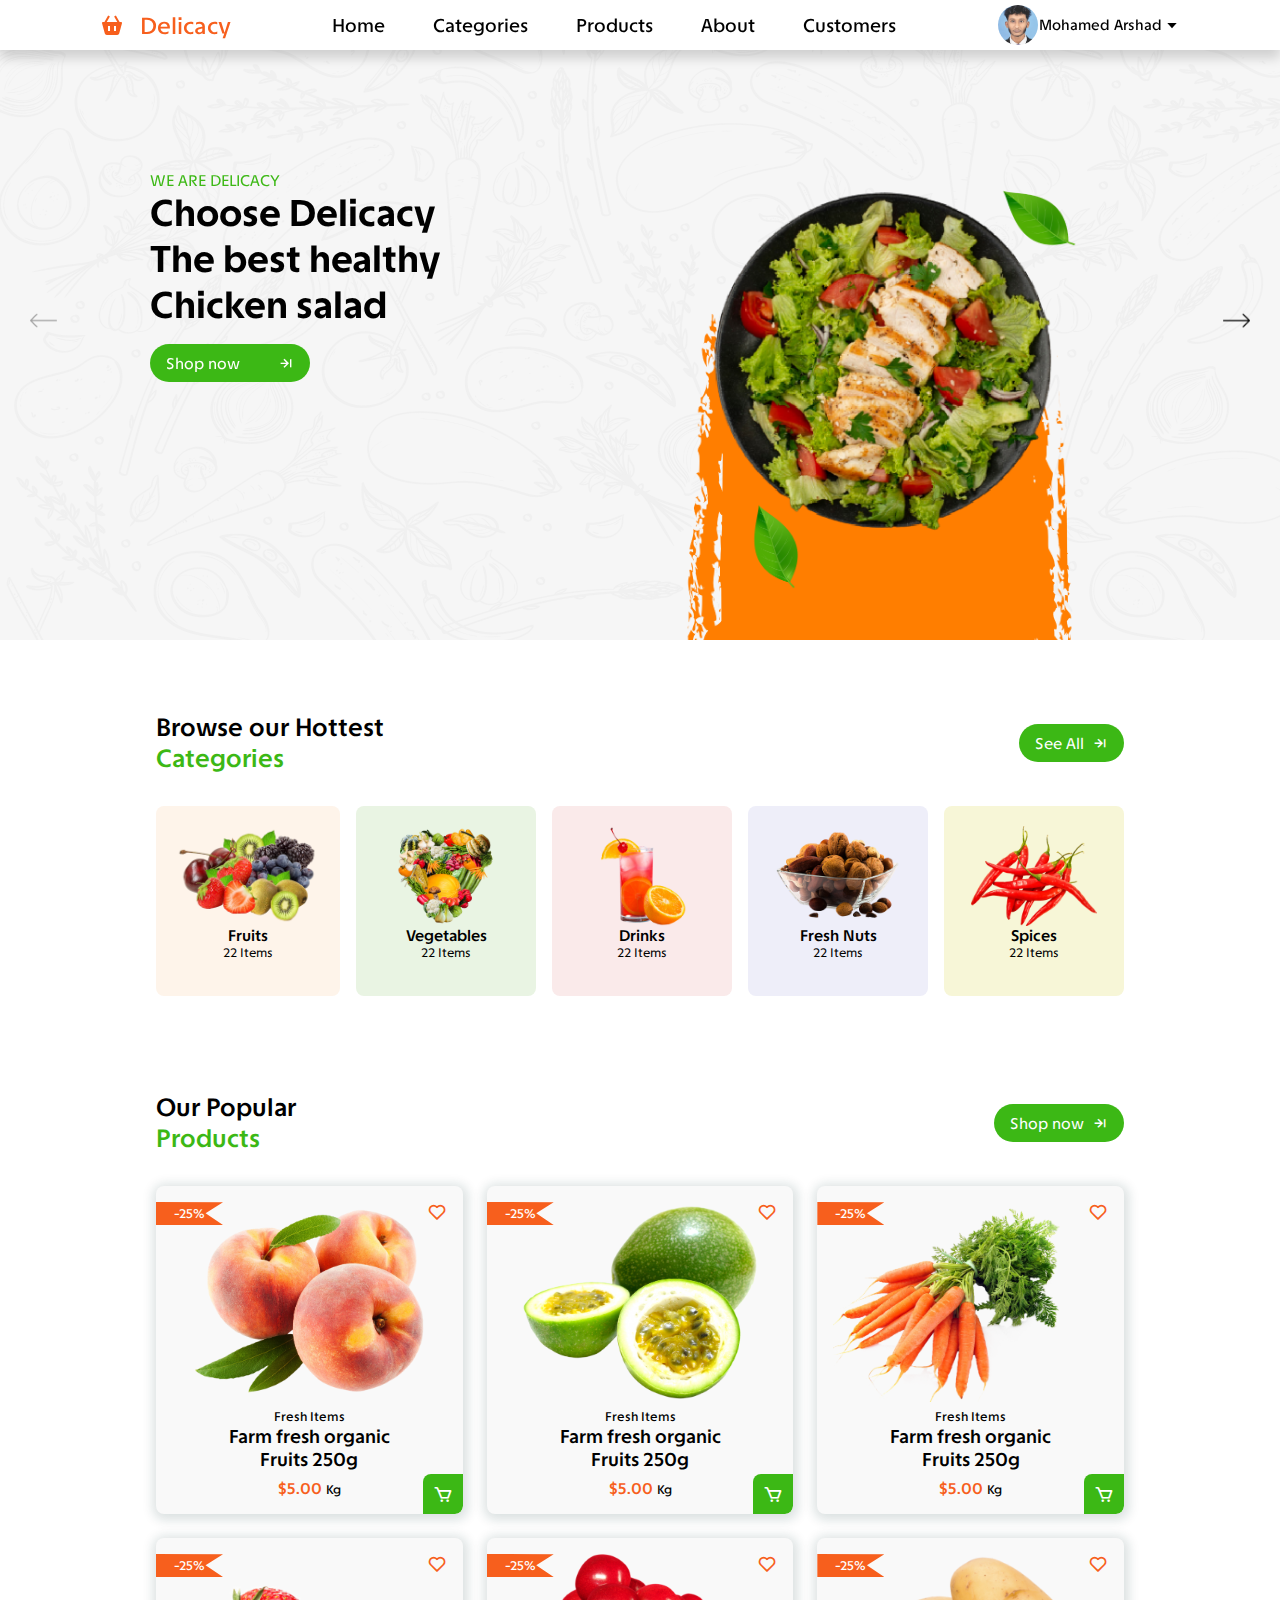
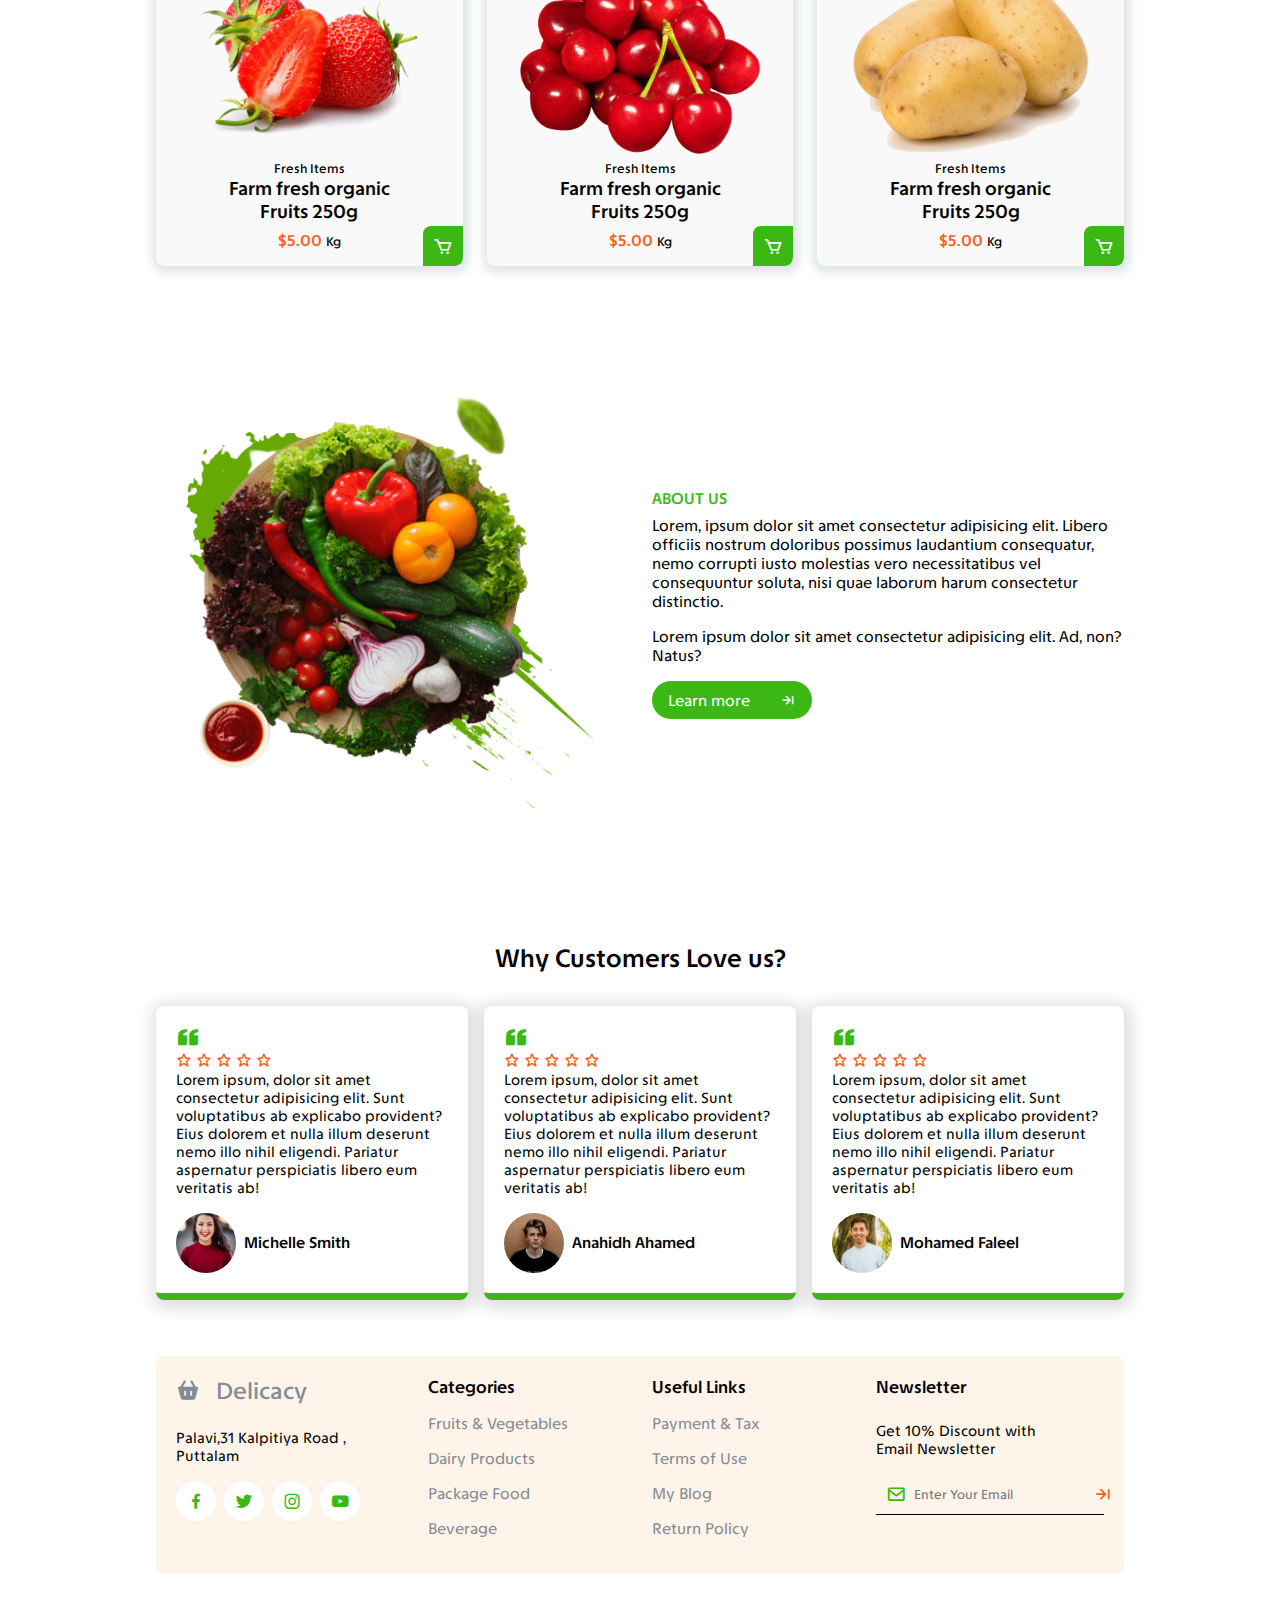
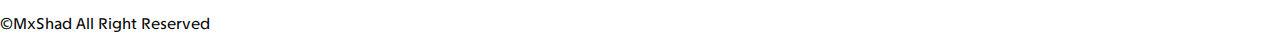
<file: index.html>
<!DOCTYPE html>
<html lang="en">
<head>
  <meta charset="UTF-8">
  <meta name="viewport" content="width=device-width, initial-scale=1.0">
  <title>My Project</title>
  <link rel="stylesheet" href="main.css">
  <link rel="stylesheet"
    href="https://cdn.jsdelivr.net/npm/boxicons@latest/css/boxicons.min.css">
    <link rel="stylesheet"
     href="https://cdn.jsdelivr.net/npm/swiper@11/swiper-bundle.min.css" />
  <style>
    .navbar {
      display: flex;
      gap: 1rem;
      list-style: none;
    }

    .navbar a {
      font-size: 1.2rem;
      font-weight: 500;
      color: black;
      padding: 0.5rem 1rem;
      border-radius: 0.5rem;
      transition: background-color 0.5s, color 0.5s, border-radius 0.5s;
    }

    .navbar a:hover{
      background-color: rgb(5, 196, 5);
      color: white;
      border-radius: 1rem;
    }
  </style>
</head>
<body>
  <header>
    <a href="#" class="logo"><i class='bx bxs-basket'></i> Delicacy</a>

    <div class="bx bx-menu" id="menu-icon"></div>

    <!-- ✅ FIXED UL/LIs -->
    <ul class="navbar">
      <li><a href="#home" class="home-active">Home</a></li>
      <li><a href="#categories">Categories</a></li>
      <li><a href="#products">Products</a></li>
      <li><a href="#about">About</a></li>
      <li><a href="#customers">Customers</a></li>
    </ul>

    <div class="profile">
      <img src="img/profile.jpg" alt="">
      <span>Mohamed Arshad</span>
      <i class='bx bx-caret-down'></i>
    </div>
  </header>

  <section class="home swiper" id="home">
  <div class="swiper-wrapper">
    <!-- Slide 1 -->
    <div class="swiper-slide container">
      <div class="home-text">
        <br>
        <br>
        <br><br><br><br><br><br><br>
        <span>We are Delicacy</span>
        
        <h1>Choose Delicacy  <br>The best healthy <br>Chicken salad <br> </h1>
        <a href="#" class="btn">Shop now <i class='bx bx-arrow-to-right'></i></a>
      </div>
      <img src="img/home1.png" alt="">
    </div>

    <!-- Slide 2 -->
    <div class="swiper-slide container">
      <div class="home-text">
        <br>
        <br>
        <br><br><br><br><br><br><br>
        <span>We are Delicacy</span>
        
        <h1>Choose Delicacy  <br>The best healthy <br>Chicken salad <br> </h1>
        <a href="#" class="btn">Shop now <i class='bx bx-arrow-to-right'></i></a>
      </div>
      <img src="img/home3.png" alt="">
    </div>
  </div>

  <!-- Swiper buttons -->
  <div class="swiper-button-next"></div>
  <div class="swiper-button-prev"></div>
</section>
<section class="categories" id="categories">
  <div class="heading">
    <h1>Browse our Hottest <br><span>Categories</span></h1>
    <a href="#" class="btn">See All <i class='bx bx-arrow-to-right'></i></a>
  </div>

  <!-- ✅ ONE container for all boxes -->
  <div class="categories-container">
    <!-- Box 1 -->
    <div class="box box1">
      <img src="img/cate1.png" alt="">
      <h2>Fruits</h2>
      <span>22 Items</span>
      <i class='bx bx-arrow-to-right'></i>
    </div>

    <!-- Box 2 -->
    <div class="box box2">
      <img src="img/cate2.png" alt="">
      <h2>Vegetables</h2>
      <span>22 Items</span>
      <i class='bx bx-arrow-to-right'></i>
    </div>

    <!-- Box 3 -->
    <div class="box box3">
      <img src="img/cate3.png" alt="">
      <h2>Drinks</h2>
      <span>22 Items</span>
      <i class='bx bx-arrow-to-right'></i>
    </div>

    <!-- Box 4 -->
    <div class="box box4">
      <img src="img/cate4.png" alt="">
      <h2>Fresh Nuts</h2>
      <span>22 Items</span>
      <i class='bx bx-arrow-to-right'></i>
    </div>

    <!-- Box 5 -->
    <div class="box box5">
      <img src="img/cate5.png" alt="">
      <h2>Spices</h2>
      <span>22 Items</span>
      <i class='bx bx-arrow-to-right'></i>
    </div>
  </div>
</section>
<!-- Products-->
 <section class="products" id="products">
    <div class="heading">
    <h1>Our Popular<br><span>Products</span></h1>
    <a href="#" class="btn">Shop now <i class='bx bx-arrow-to-right'></i></a>
</div>
<!--Product Content-->
  <div class="products-container">
    <!--Box1-->
    <div class="box">
      <img src="img/p1.png" alt="">
      <span>Fresh Items</span>
      <h2>Farm fresh organic <br>Fruits 250g</h2>
      <h3 class="price">$5.00 <span>Kg</span></h3>
      <i class='bx  bx-cart'  ></i> 
      <i class='bx bx-heart'  ></i> 
      <span class="discount">-25%</span>
    </div>
    <!--Box2-->
    <div class="box">
      <img src="img/p2.png" alt="">
      <span>Fresh Items</span>
      <h2>Farm fresh organic <br>Fruits 250g</h2>
      <h3 class="price">$5.00 <span>Kg</span></h3>
      <i class='bx  bx-cart'  ></i> 
      <i class='bx bx-heart'  ></i> 
      <span class="discount">-25%</span>
  </div>
  <!--Box3-->
    <div class="box">
      <img src="img/p3.png" alt="">
      <span>Fresh Items</span>
      <h2>Farm fresh organic <br>Fruits 250g</h2>
      <h3 class="price">$5.00 <span>Kg</span></h3>
      <i class='bx  bx-cart'  ></i> 
      <i class='bx bx-heart'  ></i> 
      <span class="discount">-25%</span>
  </div>
  <!--Box4-->
    <div class="box">
      <img src="img/p4.png" alt="">
      <span>Fresh Items</span>
      <h2>Farm fresh organic <br>Fruits 250g</h2>
      <h3 class="price">$5.00 <span>Kg</span></h3>
      <i class='bx  bx-cart'  ></i> 
      <i class='bx bx-heart'  ></i> 
      <span class="discount">-25%</span>
  </div>
  <!--Box5-->
    <div class="box">
      <img src="img/p5.png" alt="">
      <span>Fresh Items</span>
      <h2>Farm fresh organic <br>Fruits 250g</h2>
      <h3 class="price">$5.00 <span>Kg</span></h3>
      <i class='bx  bx-cart'  ></i> 
      <i class='bx bx-heart'  ></i> 
      <span class="discount">-25%</span>
  </div>
  <!--Box6-->
    <div class="box">
      <img src="img/p6.png" alt="">
      <span>Fresh Items</span>
      <h2>Farm fresh organic <br>Fruits 250g</h2>
      <h3 class="price">$5.00 <span>Kg</span></h3>
      <i class='bx  bx-cart'  ></i> 
      <i class='bx bx-heart'  ></i> 
      <span class="discount">-25%</span>
  </div>
 </section>
 <!-- About-->
  <section class="about" id="about">
    <img src="img/about.png" alt="">
    <div class="about-text">
      <span>About Us</span>
      <p>Lorem, ipsum dolor sit amet consectetur adipisicing elit. Libero officiis nostrum doloribus possimus laudantium consequatur, nemo corrupti iusto molestias vero necessitatibus vel consequuntur soluta, nisi quae laborum harum consectetur distinctio.</p>
      <p>Lorem ipsum dolor sit amet consectetur adipisicing elit. Ad, non? Natus?</p>
      <a href="#" class="btn">Learn more<i class='bx bx-arrow-to-right'></i></a>
    </div>
  </section>
  <!--Customers-->
  <section class="customers" id="customers">
    <h2>Why Customers Love us?</h2>
    <!--Customer Content-->
    <div class="customers-containers">
      <!--Review1-->
          <div class="box">
        <i class='bx bxs-quote-left'></i>           
            <div class="stars">
              <i class='bx  bx-star'  ></i> 
              <i class='bx  bx-star'  ></i> 
              <i class='bx  bx-star'  ></i> 
              <i class='bx  bx-star'  ></i> 
              <i class='bx  bx-star'  ></i>      
                   </div> 
            <p>Lorem ipsum, dolor sit amet consectetur adipisicing elit. Sunt voluptatibus ab explicabo provident? Eius dolorem et nulla illum deserunt nemo illo nihil eligendi. Pariatur aspernatur perspiciatis libero eum veritatis ab!</p>
            <div class="review-profile">
            <img src="img/c1.jpg" alt="">
            <h3>Michelle Smith</h3>
            </div>
                </div>
                <!--Review2-->
          <div class="box">
        <i class='bx bxs-quote-left'></i>           
            <div class="stars">
              <i class='bx  bx-star'  ></i> 
              <i class='bx  bx-star'  ></i> 
              <i class='bx  bx-star'  ></i> 
              <i class='bx  bx-star'  ></i> 
              <i class='bx  bx-star'  ></i>      
                   </div> 
            <p>Lorem ipsum, dolor sit amet consectetur adipisicing elit. Sunt voluptatibus ab explicabo provident? Eius dolorem et nulla illum deserunt nemo illo nihil eligendi. Pariatur aspernatur perspiciatis libero eum veritatis ab!</p>
            <div class="review-profile">
            <img src="img/c2.jpg" alt="">
            <h3>Anahidh Ahamed</h3>
               </div> </div>
                <!--Review3-->
          <div class="box">
        <i class='bx bxs-quote-left'></i>           
            <div class="stars">
              <i class='bx  bx-star'  ></i> 
              <i class='bx  bx-star'  ></i> 
              <i class='bx  bx-star'  ></i> 
              <i class='bx  bx-star'  ></i> 
              <i class='bx  bx-star'  ></i>      
                   </div> 
            <p>Lorem ipsum, dolor sit amet consectetur adipisicing elit. Sunt voluptatibus ab explicabo provident? Eius dolorem et nulla illum deserunt nemo illo nihil eligendi. Pariatur aspernatur perspiciatis libero eum veritatis ab!</p>
            <div class="review-profile">
            <img src="img/c3.jpg" alt="">
            <h3>Mohamed Faleel</h3>
               </div> </div>
    </div>
  </section>
  <!--Footer-->
  <section class="footer" id="footer">
    <div class="footer-box">
       <a href="#" class="logo"><i class='bx bxs-basket'></i> Delicacy</a>
       <p>Palavi,31 Kalpitiya Road , Puttalam </p>
       <div class="social">
        <a href="#"><i class='bx bxl-facebook'></i></a>
        <a href="#"><i class='bx bxl-twitter'></i></a>
        <a href="#"><i class='bx bxl-instagram'></i></a>
        <a href="#"><i class='bx bxl-youtube'></i></a>
       </div>
    </div>
    <div class="footer-box">
      <h2>Categories</h2>
      <a href="#">Fruits & Vegetables</a>
      <a href="#">Dairy Products</a>
      <a href="#">Package Food</a>
      <a href="#">Beverage</a>
    </div>
    <div class="footer-box">
      <h2>Useful Links</h2>
      <a href="#">Payment & Tax </a>
      <a href="#">Terms of Use</a>
      <a href="#">My Blog</a>
      <a href="#">Return Policy</a>
    </div>
    <div class="footer-box">
      <h2>Newsletter</h2>
      <p>Get 10% Discount with <br>Email Newsletter</p>
      <form action="">
        <i class='bx bx-envelope'  ></i> 
        <input type="email" name="" id="" placeholder="Enter Your Email">
      <i class='bx bx-arrow-to-right'></i>
      </form>
    </div>
  </section>
<div class="copyright"></div>
<p>&#169;MxShad All Right Reserved</p>
  
    <script src="https://cdn.jsdelivr.net/npm/swiper@11/swiper-bundle.min.js"></script>

<script src="script.js">

</script>
</body>
</html>
</file>
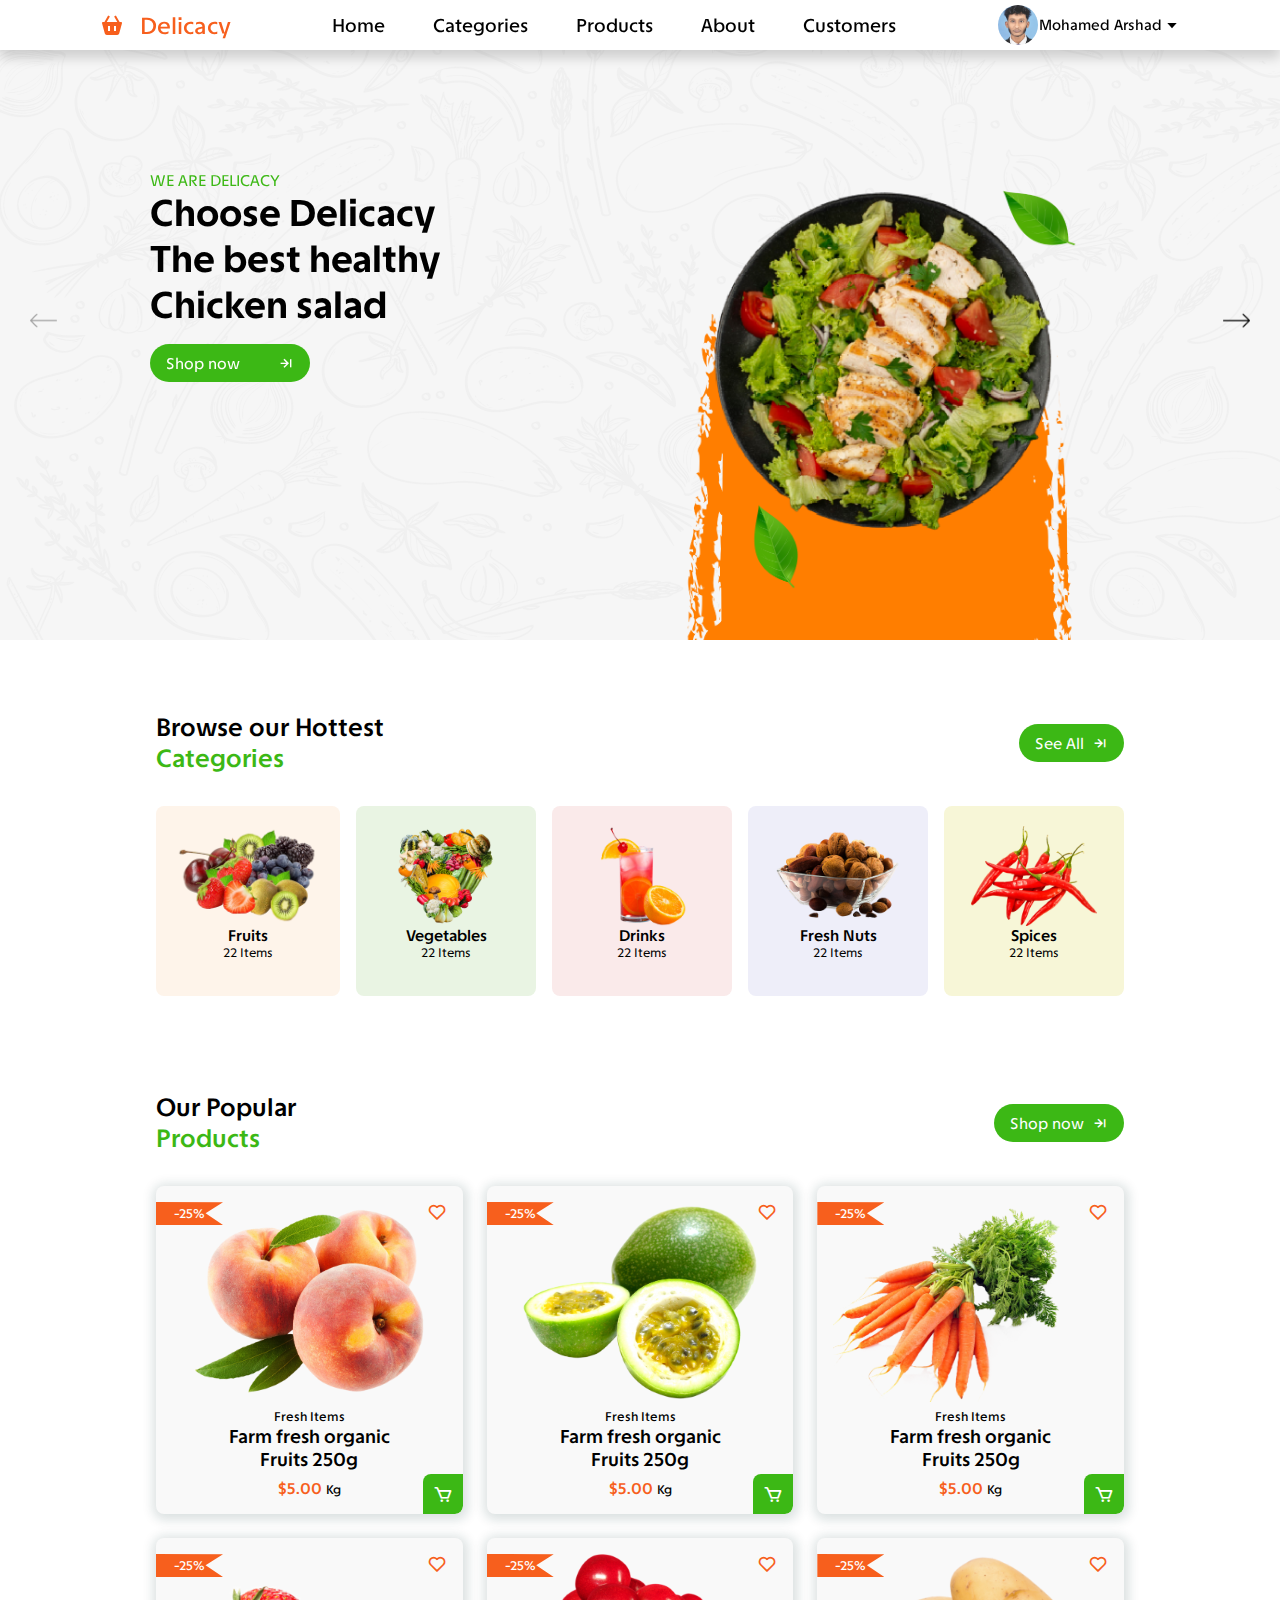
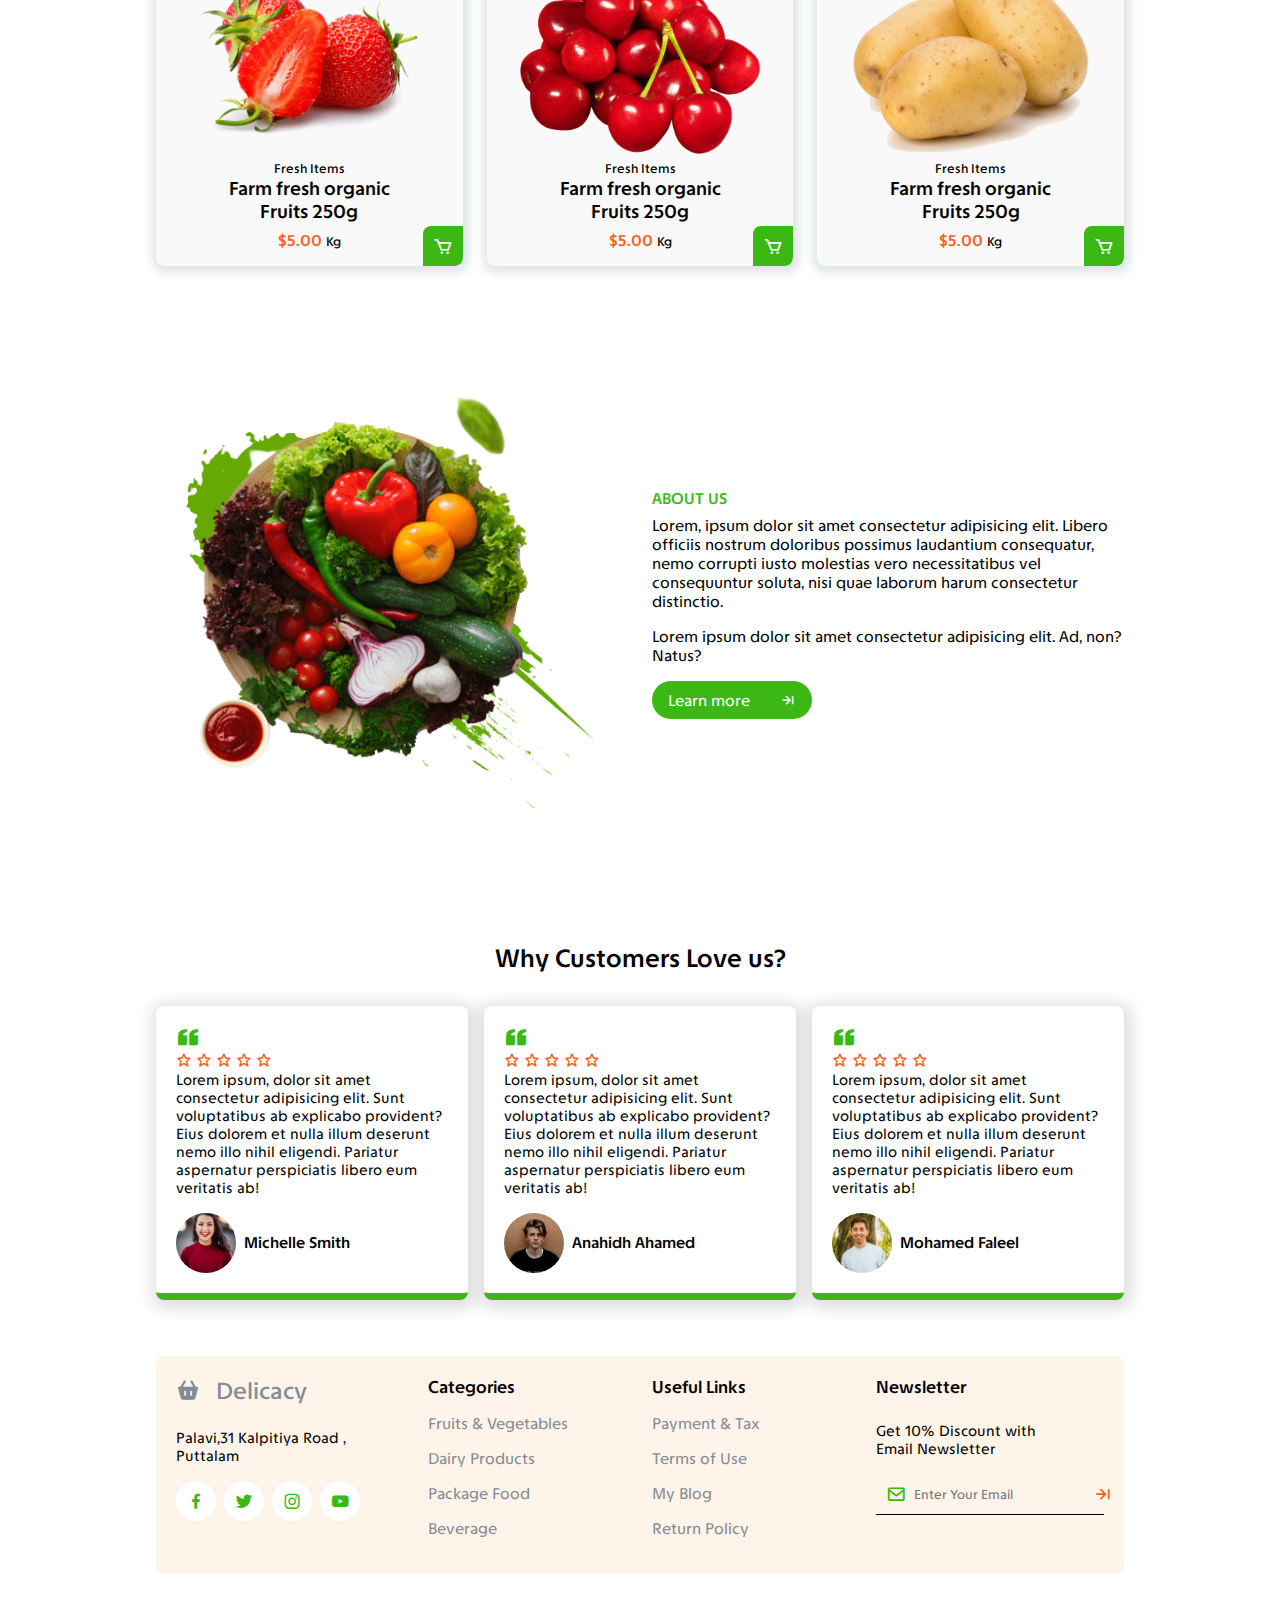
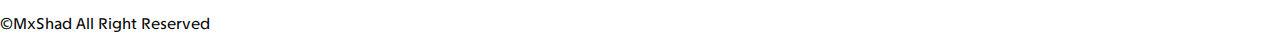
<file: web1.html>
<!DOCTYPE html>
<html lang="en">
<head>
  <meta charset="UTF-8">
  <meta name="viewport" content="width=device-width, initial-scale=1.0">
  <title>My Project</title>
  <link rel="stylesheet" href="web1.css">
  <link rel="stylesheet"
    href="https://cdn.jsdelivr.net/npm/boxicons@latest/css/boxicons.min.css">
    <link rel="stylesheet"
     href="https://cdn.jsdelivr.net/npm/swiper@11/swiper-bundle.min.css" />
  <style>
    .navbar {
      display: flex;
      gap: 1rem;
      list-style: none;
    }

    .navbar a {
      font-size: 1.2rem;
      font-weight: 500;
      color: black;
      padding: 0.5rem 1rem;
      border-radius: 0.5rem;
      transition: background-color 0.5s, color 0.5s, border-radius 0.5s;
    }

    .navbar a:hover{
      background-color: rgb(5, 196, 5);
      color: white;
      border-radius: 1rem;
    }
  </style>
</head>
<body>
  <header>
    <a href="#" class="logo"><i class='bx bxs-basket'></i> Delicacy</a>

    <div class="bx bx-menu" id="menu-icon"></div>

    <!-- ✅ FIXED UL/LIs -->
    <ul class="navbar">
      <li><a href="#home" class="home-active">Home</a></li>
      <li><a href="#categories">Categories</a></li>
      <li><a href="#products">Products</a></li>
      <li><a href="#about">About</a></li>
      <li><a href="#customers">Customers</a></li>
    </ul>

    <div class="profile">
      <img src="img/profile.jpg" alt="">
      <span>Mohamed Arshad</span>
      <i class='bx bx-caret-down'></i>
    </div>
  </header>

  <section class="home swiper" id="home">
  <div class="swiper-wrapper">
    <!-- Slide 1 -->
    <div class="swiper-slide container">
      <div class="home-text">
        <br>
        <br>
        <br><br><br><br><br><br><br>
        <span>We are Delicacy</span>
        
        <h1>Choose Delicacy  <br>The best healthy <br>Chicken salad <br> </h1>
        <a href="#" class="btn">Shop now <i class='bx bx-arrow-to-right'></i></a>
      </div>
      <img src="img/home1.png" alt="">
    </div>

    <!-- Slide 2 -->
    <div class="swiper-slide container">
      <div class="home-text">
        <br>
        <br>
        <br><br><br><br><br><br><br>
        <span>We are Delicacy</span>
        
        <h1>Choose Delicacy  <br>The best healthy <br>Chicken salad <br> </h1>
        <a href="#" class="btn">Shop now <i class='bx bx-arrow-to-right'></i></a>
      </div>
      <img src="img/home3.png" alt="">
    </div>
  </div>

  <!-- Swiper buttons -->
  <div class="swiper-button-next"></div>
  <div class="swiper-button-prev"></div>
</section>
<section class="categories" id="categories">
  <div class="heading">
    <h1>Browse our Hottest <br><span>Categories</span></h1>
    <a href="#" class="btn">See All <i class='bx bx-arrow-to-right'></i></a>
  </div>

  <!-- ✅ ONE container for all boxes -->
  <div class="categories-container">
    <!-- Box 1 -->
    <div class="box box1">
      <img src="img/cate1.png" alt="">
      <h2>Fruits</h2>
      <span>22 Items</span>
      <i class='bx bx-arrow-to-right'></i>
    </div>

    <!-- Box 2 -->
    <div class="box box2">
      <img src="img/cate2.png" alt="">
      <h2>Vegetables</h2>
      <span>22 Items</span>
      <i class='bx bx-arrow-to-right'></i>
    </div>

    <!-- Box 3 -->
    <div class="box box3">
      <img src="img/cate3.png" alt="">
      <h2>Drinks</h2>
      <span>22 Items</span>
      <i class='bx bx-arrow-to-right'></i>
    </div>

    <!-- Box 4 -->
    <div class="box box4">
      <img src="img/cate4.png" alt="">
      <h2>Fresh Nuts</h2>
      <span>22 Items</span>
      <i class='bx bx-arrow-to-right'></i>
    </div>

    <!-- Box 5 -->
    <div class="box box5">
      <img src="img/cate5.png" alt="">
      <h2>Spices</h2>
      <span>22 Items</span>
      <i class='bx bx-arrow-to-right'></i>
    </div>
  </div>
</section>
<!-- Products-->
 <section class="products" id="products">
    <div class="heading">
    <h1>Our Popular<br><span>Products</span></h1>
    <a href="#" class="btn">Shop now <i class='bx bx-arrow-to-right'></i></a>
</div>
<!--Product Content-->
  <div class="products-container">
    <!--Box1-->
    <div class="box">
      <img src="img/p1.png" alt="">
      <span>Fresh Items</span>
      <h2>Farm fresh organic <br>Fruits 250g</h2>
      <h3 class="price">$5.00 <span>Kg</span></h3>
      <i class='bx  bx-cart'  ></i> 
      <i class='bx bx-heart'  ></i> 
      <span class="discount">-25%</span>
    </div>
    <!--Box2-->
    <div class="box">
      <img src="img/p2.png" alt="">
      <span>Fresh Items</span>
      <h2>Farm fresh organic <br>Fruits 250g</h2>
      <h3 class="price">$5.00 <span>Kg</span></h3>
      <i class='bx  bx-cart'  ></i> 
      <i class='bx bx-heart'  ></i> 
      <span class="discount">-25%</span>
  </div>
  <!--Box3-->
    <div class="box">
      <img src="img/p3.png" alt="">
      <span>Fresh Items</span>
      <h2>Farm fresh organic <br>Fruits 250g</h2>
      <h3 class="price">$5.00 <span>Kg</span></h3>
      <i class='bx  bx-cart'  ></i> 
      <i class='bx bx-heart'  ></i> 
      <span class="discount">-25%</span>
  </div>
  <!--Box4-->
    <div class="box">
      <img src="img/p4.png" alt="">
      <span>Fresh Items</span>
      <h2>Farm fresh organic <br>Fruits 250g</h2>
      <h3 class="price">$5.00 <span>Kg</span></h3>
      <i class='bx  bx-cart'  ></i> 
      <i class='bx bx-heart'  ></i> 
      <span class="discount">-25%</span>
  </div>
  <!--Box5-->
    <div class="box">
      <img src="img/p5.png" alt="">
      <span>Fresh Items</span>
      <h2>Farm fresh organic <br>Fruits 250g</h2>
      <h3 class="price">$5.00 <span>Kg</span></h3>
      <i class='bx  bx-cart'  ></i> 
      <i class='bx bx-heart'  ></i> 
      <span class="discount">-25%</span>
  </div>
  <!--Box6-->
    <div class="box">
      <img src="img/p6.png" alt="">
      <span>Fresh Items</span>
      <h2>Farm fresh organic <br>Fruits 250g</h2>
      <h3 class="price">$5.00 <span>Kg</span></h3>
      <i class='bx  bx-cart'  ></i> 
      <i class='bx bx-heart'  ></i> 
      <span class="discount">-25%</span>
  </div>
 </section>
 <!-- About-->
  <section class="about" id="about">
    <img src="img/about.png" alt="">
    <div class="about-text">
      <span>About Us</span>
      <p>Lorem, ipsum dolor sit amet consectetur adipisicing elit. Libero officiis nostrum doloribus possimus laudantium consequatur, nemo corrupti iusto molestias vero necessitatibus vel consequuntur soluta, nisi quae laborum harum consectetur distinctio.</p>
      <p>Lorem ipsum dolor sit amet consectetur adipisicing elit. Ad, non? Natus?</p>
      <a href="#" class="btn">Learn more<i class='bx bx-arrow-to-right'></i></a>
    </div>
  </section>
  <!--Customers-->
  <section class="customers" id="customers">
    <h2>Why Customers Love us?</h2>
    <!--Customer Content-->
    <div class="customers-containers">
      <!--Review1-->
          <div class="box">
        <i class='bx bxs-quote-left'></i>           
            <div class="stars">
              <i class='bx  bx-star'  ></i> 
              <i class='bx  bx-star'  ></i> 
              <i class='bx  bx-star'  ></i> 
              <i class='bx  bx-star'  ></i> 
              <i class='bx  bx-star'  ></i>      
                   </div> 
            <p>Lorem ipsum, dolor sit amet consectetur adipisicing elit. Sunt voluptatibus ab explicabo provident? Eius dolorem et nulla illum deserunt nemo illo nihil eligendi. Pariatur aspernatur perspiciatis libero eum veritatis ab!</p>
            <div class="review-profile">
            <img src="img/c1.jpg" alt="">
            <h3>Michelle Smith</h3>
            </div>
                </div>
                <!--Review2-->
          <div class="box">
        <i class='bx bxs-quote-left'></i>           
            <div class="stars">
              <i class='bx  bx-star'  ></i> 
              <i class='bx  bx-star'  ></i> 
              <i class='bx  bx-star'  ></i> 
              <i class='bx  bx-star'  ></i> 
              <i class='bx  bx-star'  ></i>      
                   </div> 
            <p>Lorem ipsum, dolor sit amet consectetur adipisicing elit. Sunt voluptatibus ab explicabo provident? Eius dolorem et nulla illum deserunt nemo illo nihil eligendi. Pariatur aspernatur perspiciatis libero eum veritatis ab!</p>
            <div class="review-profile">
            <img src="img/c2.jpg" alt="">
            <h3>Anahidh Ahamed</h3>
               </div> </div>
                <!--Review3-->
          <div class="box">
        <i class='bx bxs-quote-left'></i>           
            <div class="stars">
              <i class='bx  bx-star'  ></i> 
              <i class='bx  bx-star'  ></i> 
              <i class='bx  bx-star'  ></i> 
              <i class='bx  bx-star'  ></i> 
              <i class='bx  bx-star'  ></i>      
                   </div> 
            <p>Lorem ipsum, dolor sit amet consectetur adipisicing elit. Sunt voluptatibus ab explicabo provident? Eius dolorem et nulla illum deserunt nemo illo nihil eligendi. Pariatur aspernatur perspiciatis libero eum veritatis ab!</p>
            <div class="review-profile">
            <img src="img/c3.jpg" alt="">
            <h3>Mohamed Faleel</h3>
               </div> </div>
    </div>
  </section>
  <!--Footer-->
  <section class="footer" id="footer">
    <div class="footer-box">
       <a href="#" class="logo"><i class='bx bxs-basket'></i> Delicacy</a>
       <p>Palavi,31 Kalpitiya Road , Puttalam </p>
       <div class="social">
        <a href="#"><i class='bx bxl-facebook'></i></a>
        <a href="#"><i class='bx bxl-twitter'></i></a>
        <a href="#"><i class='bx bxl-instagram'></i></a>
        <a href="#"><i class='bx bxl-youtube'></i></a>
       </div>
    </div>
    <div class="footer-box">
      <h2>Categories</h2>
      <a href="#">Fruits & Vegetables</a>
      <a href="#">Dairy Products</a>
      <a href="#">Package Food</a>
      <a href="#">Beverage</a>
    </div>
    <div class="footer-box">
      <h2>Useful Links</h2>
      <a href="#">Payment & Tax </a>
      <a href="#">Terms of Use</a>
      <a href="#">My Blog</a>
      <a href="#">Return Policy</a>
    </div>
    <div class="footer-box">
      <h2>Newsletter</h2>
      <p>Get 10% Discount with <br>Email Newsletter</p>
      <form action="">
        <i class='bx bx-envelope'  ></i> 
        <input type="email" name="" id="" placeholder="Enter Your Email">
      <i class='bx bx-arrow-to-right'></i>
      </form>
    </div>
  </section>
<div class="copyright"></div>
<p>&#169;MxShad All Right Reserved</p>
  
    <script src="https://cdn.jsdelivr.net/npm/swiper@11/swiper-bundle.min.js"></script>

<script src="web1.js">

</script>
</body>
</html>
</file>
<file: main.css>
@import url('https://fonts.googleapis.com/css2?family=TASA+Explorer:wght@400..800&display=swap');
 

*{
    font-family: "TASA Explorer", sans-serif;
    margin: 0;
    padding: 0;
    box-sizing: border-box;
    list-style: none;
    text-decoration: none;
    scroll-padding-top: 1rem;
    scroll-behavior: smooth;
}

:root {
    --green-color:#3cb815;
    --light-green-color: #c0eb7b;
    --orange-color: #ff7e00;
    --light-orange-color: #f75f1d;
    --text-color: #000000;
    --bg-color: #ffffff;
}
::-webkit-scrollbar{
    width:0.5rem;
    background:var(--light-green-color);
}
::-webkit-scrollbar-thumb{
    width:0.5rem;
    background:var(--green-color);
    border-radius: 5rem;

}    
section {
    padding: 4.5rem 0 1.5rem;
}
img {
    width: 100%;   

}
body{
    color: var(--text-color);
}
 header{
    position: fixed;
    width: 100%;
    top: 0;
    left: 0;
    z-index: 100;
    display: flex;
    align-items: center;
    justify-content: space-between;
    background: var(--bg-color);
    box-shadow: 0 8px 11px rgba(0, 0, 0, 0.158);
    padding: 5px 100px;
    transition: 0.5s;
    
}
.profile {
    display: flex;
    align-items: center;
    column-gap: 0.1rem;
    cursor: pointer;
}
.profile img{
    width: 40px;
    height: 40px;
    object-fit: cover;
    object-position: center;
    border-radius: 50%;
}
.profile span{
    font-size: 15px;
    font-weight: 500;
}
.logo{
  display: flex;
  align-items: center;
  font-size: 1.5rem;
  font-weight: 500;
  color: var(--light-orange-color);
  column-gap: 1rem;  
  
}
.logo.bx{
    font-size: 24px;
    color: var(--orange-color);
    
}
.navbar{
    display: flex;
    column-gap: 0.1rem;
}
.navbar a{
    font-size: 1rem;
    font-weight: 500;
    color: var(--text-color);
    padding: 0.5rem 1rem;
    
}
.navbar a:hover {
    background-color: var(--green-color);
    border-radius: 5rem;
    color: var(--bg-color);
 transition: background- 0.5s ;
}
#menu-icon{
    font-size: 24px;
    cursor: pointer;
    z-index: 10001;
    display: none;
}
.container{
    position: relative;
    width: 100%;
    min-height: 640px;
    display: flex;
    align-items: center;
    background: url(img/background.png);
    background-repeat: no-repeat;
    background-size: cover;
    background-position: center;
    overflow: hidden;
}
.container img{
    width: 400px;
    position: absolute;
    bottom: -500px;
    right: 200px;
}
.home-text{
    padding: 0 150px;
}
.home-text span{
    font-weight: 400;
    text-transform: uppercase;
    color: var(--green-color);
}
.home-text h1{
    font-size: 2.4rem;
    font-weight: 700;
    margin-bottom: 1rem;
}
.btn{
    padding: 0.6rem 1rem;
    background: var(--green-color);
    color: var(--bg-color);
    font-weight: 400;
    border-radius: 5rem;
    display: flex;
    align-items: center;
    justify-content: space-between;
    column-gap: 00.5rem;
    max-width: 160px; ;
}
.btn:hover{
    background: var(--light-orange-color);
    transition: 0.2s ease;
}
.swiper-button-next{
    background:url(img/right-arrow.png) ;
    background-repeat: no-repeat;
    background-size: 100% auto;
    background-position: center;
    margin-right: 20px;
}
.swiper-button-next::after{
    display: none;
}
.swiper-button-prev{
    background:url(img/left-arrow.png) ;
    background-repeat: no-repeat;
    background-size: 100% auto;
    background-position: center;
    margin-left: 20px;
}
.swiper-button-prev::after{
    display: none;
}    
.heading{
    display: flex;
    justify-content: space-between;
    align-items: center;
}
.heading h1{
    font-size: 1.6rem;
    font-weight: 600;
}
.heading span{
    color: var(--green-color);
}
.categories{
    max-width: 968px;
     margin-left: auto;
    margin-right: auto;
   
}
.categories-container{
  display: grid;
  grid-template-columns: repeat(auto-fit, minmax(180px, auto));
  gap: 1rem;
  margin-top: 2rem;
}
.categories-container .box{
    position: relative;
    display: flex;
    flex-direction: column;
    align-items: center;
    padding: 20px;
    border-radius: 0.5rem;
}
.categories-container .box img{
    width: 100%;
    height: 100px;
    object-fit: contain;
    object-position: center;
}
.categories-container .box h2 {
    font-size: 1rem;
    font-weight: 600;
}
.categories-container .box span {
    font-size: 0.8rem;
    font-weight: 400;
    margin-bottom: 1rem;
}    
.categories-container .box .bx{
    padding: 10px;
    background: var(--green-color);
    color: var(--bg-color);
    border-radius: 5rem;
    margin-top: 2rem;
    position: absolute;
    bottom: -8%;
    display: none;
}
.categories-container .box .bx:hover{
    background:var(--light-orange-color);
    transition: 0.2s all linear;
}
.categories-container .box:hover .bx{
    display: block;
    transition: 0.2s all linear;
}
.box1{
    background: #fef4ea;
    
}
.box2{
    background: #e9f4e3;
}
.box3{
    background: #faeaea;
}
.box4{
    background: #eeeef9;
}
.box5{
    background: #f7f6d7;
}
.products{
    max-width: 968px;
    margin-left: auto;
    margin-right: auto;
}
.products-container{
    display:grid;
    grid-template-columns: repeat(auto-fit,minmax(260px,auto));
    gap: 1.5rem;
    margin-top: 2rem;
}
.products-container .box{
    padding: 20px; 
    box-shadow: 1px 2px 11px 4px rgb(14 55 54 / 15%);
    border-radius: 0.5rem;
    position: relative;
    background: #f9f9f9;
  padding: 1rem;
  text-align: center;
  overflow: hidden;
}
.products-container .box img{
    width: 100%;
    height: 200px;
    object-fit: contain;
    object-position: center;
}
.products-container .box span{
    font-weight: 500;
    font-size: 13px;
}
.products-container .box h2{
    font-size: 1.2rem;
    font-weight: 600;
}
.products-container .box .price {
    font-size: 1rem;
    font-weight: 600;
    margin-top: 0.5rem;
    color: var(--light-orange-color);
}
.products-container .box .price span{
    color: var(--text-color);
}
.products-container .box .bx-cart{
    position: absolute;
    right: 0;
    bottom: 0;
    padding: 10px;
    background: var(--green-color);
    color: var(--bg-color);
    font-size: 20px;
    border-radius: 0.5rem 0 0.5rem 0;
}
.products-container .box .bx-cart:hover{
    background:var(--orange-color);
    transition: 0.2s all linear;
}
.products-container .box .bx-heart{
    position: absolute;
    top: 1rem;
    right: 1rem;
    font-size: 20px;
    color: var(--light-orange-color);
}
.products-container .box .discount{
    position: absolute;
    top: 1rem;
    left: 0;
    background: var(--light-orange-color);
    color: var(--bg-color);
    padding: 4px 18px;
    clip-path: polygon(100% 1%, 74% 49%, 100% 100%, 0% 100%, 0 50%, 0% 0%);
}
.about{
    max-width: 968px;
    margin-left: auto;
    margin-right: auto;
    display: grid;
    grid-template-columns: repeat(auto-fit,minmax(21rem,auto));
    align-items: center;
    gap: 1.5rem;
}
.about-text span{
    font-weight: 600;
    text-transform: uppercase;
    color: var(--green-color);
}
.about-text p{
    margin: 0.5rem 0 1rem;    
}
.customers{
    max-width:968px;
    margin-left: auto;
    margin-right: auto;
}
.customers h2{
    text-align: center;
    font-size: 1.6rem;
    font-weight: 600;
}
.customers-containers{
    display: grid;
    grid-template-columns: repeat(auto-fit,minmax(280px,auto));
    gap: 1.0rem;
    margin-top: 2rem;
}
.customers-containers .box{
    padding: 20px;
    box-shadow: 2px 3px 15px 6px rgb(44 38 38 / 15%);
    border-radius: 0.5rem;
    border-bottom: 7px solid var(--green-color);
}
.customers-containers .box:hover{
    transform: translate(10px);
    transition: 0.2s all linear;
}
.customers-containers .box .bx{
    font-size: 24px;
    color: var(--green-color);
}
.customers-containers .box .stars .bx{
    font-size: 1rem;
    color: var(--light-orange-color);
}
.customers-containers .box p{
    font-size: 0.938rem;
}
.review-profile{
    display: flex;
    align-items: center;
    margin-top: 1rem;
    column-gap: 0.5rem;
}
.review-profile img {
    width: 60px;
    height: 60px;
    border-radius: 50%;
    object-fit: cover;
    object-position: center;
}
.review-profile h3{
    font-size: 1rem;
    font-weight: 600;    
}
.footer{
    max-width:968px;
    margin-right: auto;
    margin-left:auto;
    display: grid;
    grid-template-columns: repeat(auto-fit,minmax(200px,auto));
    gap: 1.5rem;
    margin-top: 2rem;
    background: #fef4ea;
    border-radius: 0.5rem;
    padding: 20px;
}
.footer-box{
    display: flex;
    flex-direction: column;
}
.footer-box p {
   font-size: 0.938rem;
   margin: 0.5rem 0 1rem;
}   
.social{
    display: flex;
    align-items: center;
    column-gap: 0.5rem;
}
.social .bx{
    padding: 10px;
    background: var(--bg-color);
    color: var(--green-color);
    border-radius: 5rem;
    font-size: 20px;
}
.social .bx:hover{
    background: var(--green-color);
    color: var(--bg-color);
    transition: 0.2s all linear;
}
.footer-box h2 {
    font-size: 1.1rem;
    font-weight: 600;
    margin-bottom: 1rem;
}
.footer-box a{
    color: #868a92;
    margin-bottom: 1rem;
}
.footer-box a:hover {
    color: var(--light-orange-color);
}
.footer-box form{
    border-bottom: 1px solid var(--text-color);
    padding: 10px;
    display: flex;
    align-items: center;
    column-gap: 0.5rem;
}
.footer-box form input{
    background: transparent;
    border: none;
    outline: none;
}
.footer-box form .bx{
    font-size: 20px;
    color: var(--light-orange-color);
    cursor: pointer;
}
.footer-box form .bx-envelope{
    color: var(--green-color);
}
.copyright{
    text-align: center;
    padding: 20px;
}
/*Making Responsive*/
@media (max-width:1080px){
    header{
        padding: 18px 60px;
    }
    .home-text{
        padding: 0 100px;
    }
    .container img {
        right: 100px;
    }
}
@media (max-width: 991px){
    header{
        padding: 18px 4%;
    }
    section{
        padding: 50px 4%;
    }
    .home-text h1{
        font-size: 2rem;
        
    }
    .home-text {
       padding: 0 5%;    
    }
    .swiper-button-next,
    .swiper-button-prev{
        margin: 0;
    }
}
@media(max-width: 852px){
    header{
        padding: 12px 4%;     
    }
    #menu-icon{
        display: initial;
    }
    .navbar{
        position: absolute;
        top: -570px;
        left: 0;
        right: 0;
        display: flex;
        flex-direction: column;
        background: var(--bg-color);
        box-shadow: 4px 4px 0 4px rgb(14 55 54 / 15%);
        transition: 0.2s all linear;
    }
    .navbar a{
        padding: 1rem;
        margin: 1rem;
        display: block;
    }
    .navbar a:hover,.navbar .home-active{
        border-radius:0.5rem;
        color: var(--bg-color);   
    }
    .navbar.active{
        top: 100%;
    }
    .home-text h1 {
        font-size: 1.7rem;
    }
    .container img {
        width: 390px;
    }
    .btn{
        padding: 0.6rem 1.2rem;
    }
    .products-container{
        grid-template-columns: rep
        eat(auto-fit,minmax(244px,auto));
    }
}
@media (max-width:712px){
    .container img{
        right: 20px;
    }
    .heading h1 {
        font-size: 1.2rem;
    }
    .about{
        grid-template-columns: repeat(auto-fit,minmax(20rem,auto));
    }
    .about img{
        order: 2;
    }
    .about-text{
        text-align: center;
        display: flex;
        flex-direction: column;
        align-items: center;
        justify-content: center;
    }
    .btn{
        max-width: 164px;        
    }
    .customers h2 {
        font-size: 1.2rem;
    }
}    
    @media (max-width:642px){
        .container img{
           right: 0;
           width: 370px;

        }
    }
   @media (max-width:370px){
        .logo{
            font-size: 1rem;
        }
        .profile img{
            width: 30px;
            height: 30px;
        }
        .profile span{
            font-size: 10px;
        }
        .home-text{
            padding-bottom: 17rem;
        }
        .home-text span{
            font-size: 0.8rem;
        }
        .home-text h1{
            font-size: 1.4rem;
        }
        .heading{
            flex-direction: column;
            text-align: center;
        }
        .heading .btn{
            margin-top: 1rem;
        }
        .categories-container{
            gap: 1.5rem;
        }
        }
</file>
<file: web1.css>
@import url('https://fonts.googleapis.com/css2?family=TASA+Explorer:wght@400..800&display=swap');
 

*{
    font-family: "TASA Explorer", sans-serif;
    margin: 0;
    padding: 0;
    box-sizing: border-box;
    list-style: none;
    text-decoration: none;
    scroll-padding-top: 1rem;
    scroll-behavior: smooth;
}

:root {
    --green-color:#3cb815;
    --light-green-color: #c0eb7b;
    --orange-color: #ff7e00;
    --light-orange-color: #f75f1d;
    --text-color: #000000;
    --bg-color: #ffffff;
}
::-webkit-scrollbar{
    width:0.5rem;
    background:var(--light-green-color);
}
::-webkit-scrollbar-thumb{
    width:0.5rem;
    background:var(--green-color);
    border-radius: 5rem;

}    
section {
    padding: 4.5rem 0 1.5rem;
}
img {
    width: 100%;   

}
body{
    color: var(--text-color);
}
 header{
    position: fixed;
    width: 100%;
    top: 0;
    left: 0;
    z-index: 100;
    display: flex;
    align-items: center;
    justify-content: space-between;
    background: var(--bg-color);
    box-shadow: 0 8px 11px rgba(0, 0, 0, 0.158);
    padding: 5px 100px;
    transition: 0.5s;
    
}
.profile {
    display: flex;
    align-items: center;
    column-gap: 0.1rem;
    cursor: pointer;
}
.profile img{
    width: 40px;
    height: 40px;
    object-fit: cover;
    object-position: center;
    border-radius: 50%;
}
.profile span{
    font-size: 15px;
    font-weight: 500;
}
.logo{
  display: flex;
  align-items: center;
  font-size: 1.5rem;
  font-weight: 500;
  color: var(--light-orange-color);
  column-gap: 1rem;  
  
}
.logo.bx{
    font-size: 24px;
    color: var(--orange-color);
    
}
.navbar{
    display: flex;
    column-gap: 0.1rem;
}
.navbar a{
    font-size: 1rem;
    font-weight: 500;
    color: var(--text-color);
    padding: 0.5rem 1rem;
    
}
.navbar a:hover {
    background-color: var(--green-color);
    border-radius: 5rem;
    color: var(--bg-color);
 transition: background- 0.5s ;
}
#menu-icon{
    font-size: 24px;
    cursor: pointer;
    z-index: 10001;
    display: none;
}
.container{
    position: relative;
    width: 100%;
    min-height: 640px;
    display: flex;
    align-items: center;
    background: url(img/background.png);
    background-repeat: no-repeat;
    background-size: cover;
    background-position: center;
    overflow: hidden;
}
.container img{
    width: 400px;
    position: absolute;
    bottom: -500px;
    right: 200px;
}
.home-text{
    padding: 0 150px;
}
.home-text span{
    font-weight: 400;
    text-transform: uppercase;
    color: var(--green-color);
}
.home-text h1{
    font-size: 2.4rem;
    font-weight: 700;
    margin-bottom: 1rem;
}
.btn{
    padding: 0.6rem 1rem;
    background: var(--green-color);
    color: var(--bg-color);
    font-weight: 400;
    border-radius: 5rem;
    display: flex;
    align-items: center;
    justify-content: space-between;
    column-gap: 00.5rem;
    max-width: 160px; ;
}
.btn:hover{
    background: var(--light-orange-color);
    transition: 0.2s ease;
}
.swiper-button-next{
    background:url(img/right-arrow.png) ;
    background-repeat: no-repeat;
    background-size: 100% auto;
    background-position: center;
    margin-right: 20px;
}
.swiper-button-next::after{
    display: none;
}
.swiper-button-prev{
    background:url(img/left-arrow.png) ;
    background-repeat: no-repeat;
    background-size: 100% auto;
    background-position: center;
    margin-left: 20px;
}
.swiper-button-prev::after{
    display: none;
}    
.heading{
    display: flex;
    justify-content: space-between;
    align-items: center;
}
.heading h1{
    font-size: 1.6rem;
    font-weight: 600;
}
.heading span{
    color: var(--green-color);
}
.categories{
    max-width: 968px;
     margin-left: auto;
    margin-right: auto;
   
}
.categories-container{
  display: grid;
  grid-template-columns: repeat(auto-fit, minmax(180px, auto));
  gap: 1rem;
  margin-top: 2rem;
}
.categories-container .box{
    position: relative;
    display: flex;
    flex-direction: column;
    align-items: center;
    padding: 20px;
    border-radius: 0.5rem;
}
.categories-container .box img{
    width: 100%;
    height: 100px;
    object-fit: contain;
    object-position: center;
}
.categories-container .box h2 {
    font-size: 1rem;
    font-weight: 600;
}
.categories-container .box span {
    font-size: 0.8rem;
    font-weight: 400;
    margin-bottom: 1rem;
}    
.categories-container .box .bx{
    padding: 10px;
    background: var(--green-color);
    color: var(--bg-color);
    border-radius: 5rem;
    margin-top: 2rem;
    position: absolute;
    bottom: -8%;
    display: none;
}
.categories-container .box .bx:hover{
    background:var(--light-orange-color);
    transition: 0.2s all linear;
}
.categories-container .box:hover .bx{
    display: block;
    transition: 0.2s all linear;
}
.box1{
    background: #fef4ea;
    
}
.box2{
    background: #e9f4e3;
}
.box3{
    background: #faeaea;
}
.box4{
    background: #eeeef9;
}
.box5{
    background: #f7f6d7;
}
.products{
    max-width: 968px;
    margin-left: auto;
    margin-right: auto;
}
.products-container{
    display:grid;
    grid-template-columns: repeat(auto-fit,minmax(260px,auto));
    gap: 1.5rem;
    margin-top: 2rem;
}
.products-container .box{
    padding: 20px; 
    box-shadow: 1px 2px 11px 4px rgb(14 55 54 / 15%);
    border-radius: 0.5rem;
    position: relative;
    background: #f9f9f9;
  padding: 1rem;
  text-align: center;
  overflow: hidden;
}
.products-container .box img{
    width: 100%;
    height: 200px;
    object-fit: contain;
    object-position: center;
}
.products-container .box span{
    font-weight: 500;
    font-size: 13px;
}
.products-container .box h2{
    font-size: 1.2rem;
    font-weight: 600;
}
.products-container .box .price {
    font-size: 1rem;
    font-weight: 600;
    margin-top: 0.5rem;
    color: var(--light-orange-color);
}
.products-container .box .price span{
    color: var(--text-color);
}
.products-container .box .bx-cart{
    position: absolute;
    right: 0;
    bottom: 0;
    padding: 10px;
    background: var(--green-color);
    color: var(--bg-color);
    font-size: 20px;
    border-radius: 0.5rem 0 0.5rem 0;
}
.products-container .box .bx-cart:hover{
    background:var(--orange-color);
    transition: 0.2s all linear;
}
.products-container .box .bx-heart{
    position: absolute;
    top: 1rem;
    right: 1rem;
    font-size: 20px;
    color: var(--light-orange-color);
}
.products-container .box .discount{
    position: absolute;
    top: 1rem;
    left: 0;
    background: var(--light-orange-color);
    color: var(--bg-color);
    padding: 4px 18px;
    clip-path: polygon(100% 1%, 74% 49%, 100% 100%, 0% 100%, 0 50%, 0% 0%);
}
.about{
    max-width: 968px;
    margin-left: auto;
    margin-right: auto;
    display: grid;
    grid-template-columns: repeat(auto-fit,minmax(21rem,auto));
    align-items: center;
    gap: 1.5rem;
}
.about-text span{
    font-weight: 600;
    text-transform: uppercase;
    color: var(--green-color);
}
.about-text p{
    margin: 0.5rem 0 1rem;    
}
.customers{
    max-width:968px;
    margin-left: auto;
    margin-right: auto;
}
.customers h2{
    text-align: center;
    font-size: 1.6rem;
    font-weight: 600;
}
.customers-containers{
    display: grid;
    grid-template-columns: repeat(auto-fit,minmax(280px,auto));
    gap: 1.0rem;
    margin-top: 2rem;
}
.customers-containers .box{
    padding: 20px;
    box-shadow: 2px 3px 15px 6px rgb(44 38 38 / 15%);
    border-radius: 0.5rem;
    border-bottom: 7px solid var(--green-color);
}
.customers-containers .box:hover{
    transform: translate(10px);
    transition: 0.2s all linear;
}
.customers-containers .box .bx{
    font-size: 24px;
    color: var(--green-color);
}
.customers-containers .box .stars .bx{
    font-size: 1rem;
    color: var(--light-orange-color);
}
.customers-containers .box p{
    font-size: 0.938rem;
}
.review-profile{
    display: flex;
    align-items: center;
    margin-top: 1rem;
    column-gap: 0.5rem;
}
.review-profile img {
    width: 60px;
    height: 60px;
    border-radius: 50%;
    object-fit: cover;
    object-position: center;
}
.review-profile h3{
    font-size: 1rem;
    font-weight: 600;    
}
.footer{
    max-width:968px;
    margin-right: auto;
    margin-left:auto;
    display: grid;
    grid-template-columns: repeat(auto-fit,minmax(200px,auto));
    gap: 1.5rem;
    margin-top: 2rem;
    background: #fef4ea;
    border-radius: 0.5rem;
    padding: 20px;
}
.footer-box{
    display: flex;
    flex-direction: column;
}
.footer-box p {
   font-size: 0.938rem;
   margin: 0.5rem 0 1rem;
}   
.social{
    display: flex;
    align-items: center;
    column-gap: 0.5rem;
}
.social .bx{
    padding: 10px;
    background: var(--bg-color);
    color: var(--green-color);
    border-radius: 5rem;
    font-size: 20px;
}
.social .bx:hover{
    background: var(--green-color);
    color: var(--bg-color);
    transition: 0.2s all linear;
}
.footer-box h2 {
    font-size: 1.1rem;
    font-weight: 600;
    margin-bottom: 1rem;
}
.footer-box a{
    color: #868a92;
    margin-bottom: 1rem;
}
.footer-box a:hover {
    color: var(--light-orange-color);
}
.footer-box form{
    border-bottom: 1px solid var(--text-color);
    padding: 10px;
    display: flex;
    align-items: center;
    column-gap: 0.5rem;
}
.footer-box form input{
    background: transparent;
    border: none;
    outline: none;
}
.footer-box form .bx{
    font-size: 20px;
    color: var(--light-orange-color);
    cursor: pointer;
}
.footer-box form .bx-envelope{
    color: var(--green-color);
}
.copyright{
    text-align: center;
    padding: 20px;
}
/*Making Responsive*/
@media (max-width:1080px){
    header{
        padding: 18px 60px;
    }
    .home-text{
        padding: 0 100px;
    }
    .container img {
        right: 100px;
    }
}
@media (max-width: 991px){
    header{
        padding: 18px 4%;
    }
    section{
        padding: 50px 4%;
    }
    .home-text h1{
        font-size: 2rem;
        
    }
    .home-text {
       padding: 0 5%;    
    }
    .swiper-button-next,
    .swiper-button-prev{
        margin: 0;
    }
}
@media(max-width: 852px){
    header{
        padding: 12px 4%;     
    }
    #menu-icon{
        display: initial;
    }
    .navbar{
        position: absolute;
        top: -570px;
        left: 0;
        right: 0;
        display: flex;
        flex-direction: column;
        background: var(--bg-color);
        box-shadow: 4px 4px 0 4px rgb(14 55 54 / 15%);
        transition: 0.2s all linear;
    }
    .navbar a{
        padding: 1rem;
        margin: 1rem;
        display: block;
    }
    .navbar a:hover,.navbar .home-active{
        border-radius:0.5rem;
        color: var(--bg-color);   
    }
    .navbar.active{
        top: 100%;
    }
    .home-text h1 {
        font-size: 1.7rem;
    }
    .container img {
        width: 390px;
    }
    .btn{
        padding: 0.6rem 1.2rem;
    }
    .products-container{
        grid-template-columns: rep
        eat(auto-fit,minmax(244px,auto));
    }
}
@media (max-width:712px){
    .container img{
        right: 20px;
    }
    .heading h1 {
        font-size: 1.2rem;
    }
    .about{
        grid-template-columns: repeat(auto-fit,minmax(20rem,auto));
    }
    .about img{
        order: 2;
    }
    .about-text{
        text-align: center;
        display: flex;
        flex-direction: column;
        align-items: center;
        justify-content: center;
    }
    .btn{
        max-width: 164px;        
    }
    .customers h2 {
        font-size: 1.2rem;
    }
}    
    @media (max-width:642px){
        .container img{
           right: 0;
           width: 370px;

        }
    }
   @media (max-width:370px){
        .logo{
            font-size: 1rem;
        }
        .profile img{
            width: 30px;
            height: 30px;
        }
        .profile span{
            font-size: 10px;
        }
        .home-text{
            padding-bottom: 17rem;
        }
        .home-text span{
            font-size: 0.8rem;
        }
        .home-text h1{
            font-size: 1.4rem;
        }
        .heading{
            flex-direction: column;
            text-align: center;
        }
        .heading .btn{
            margin-top: 1rem;
        }
        .categories-container{
            gap: 1.5rem;
        }
        }
</file>
